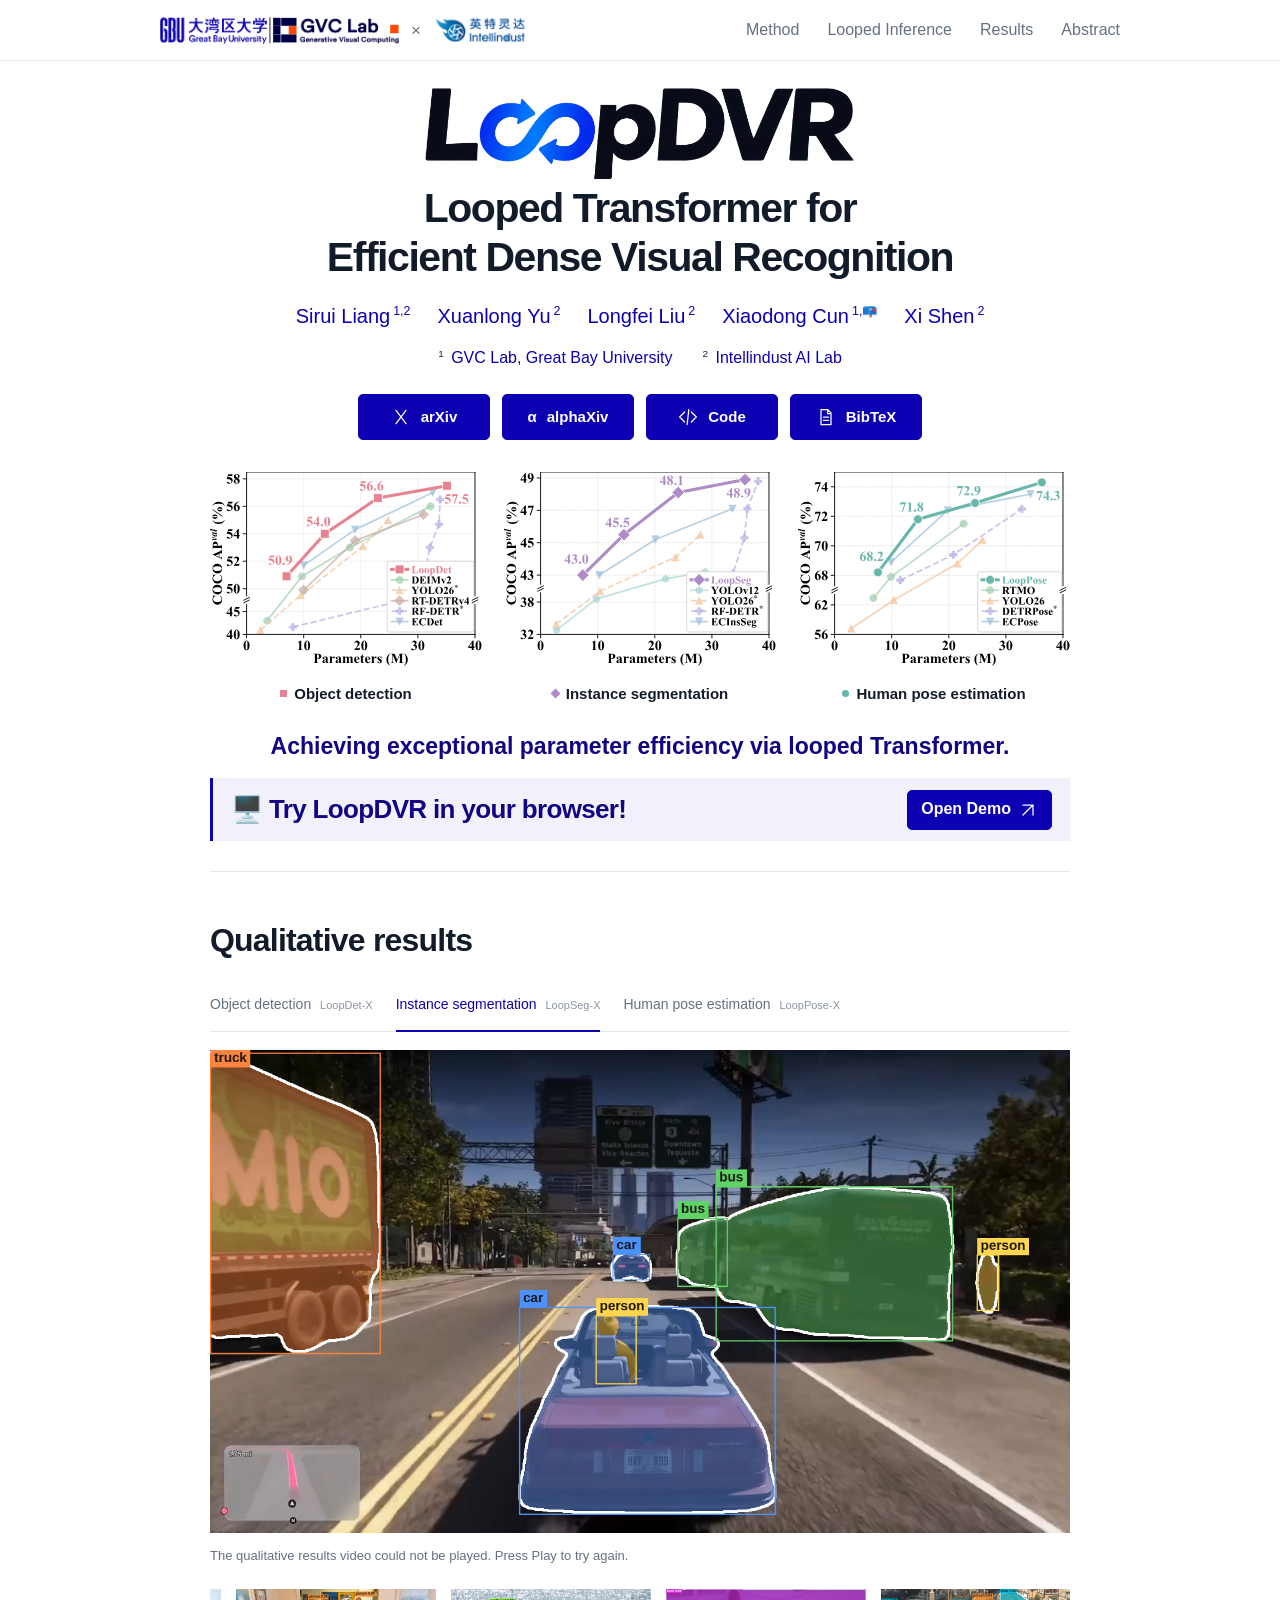
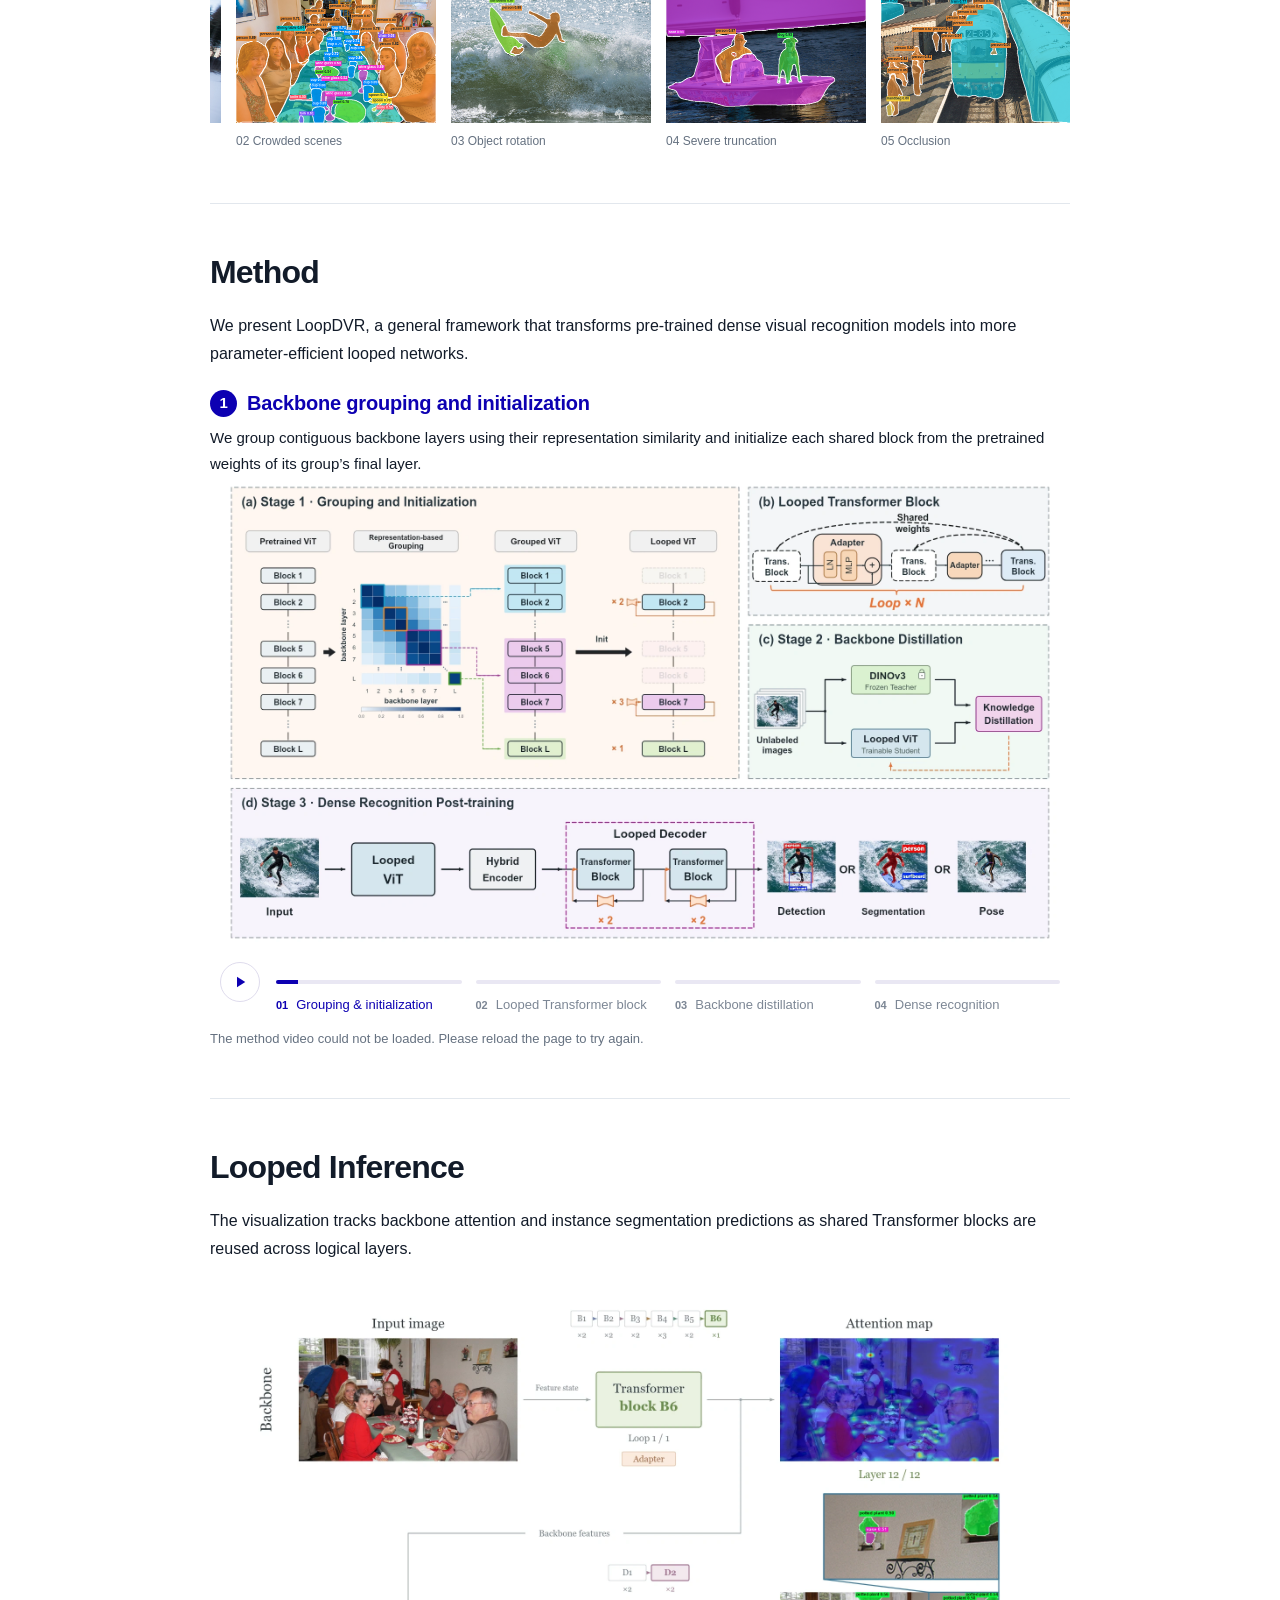
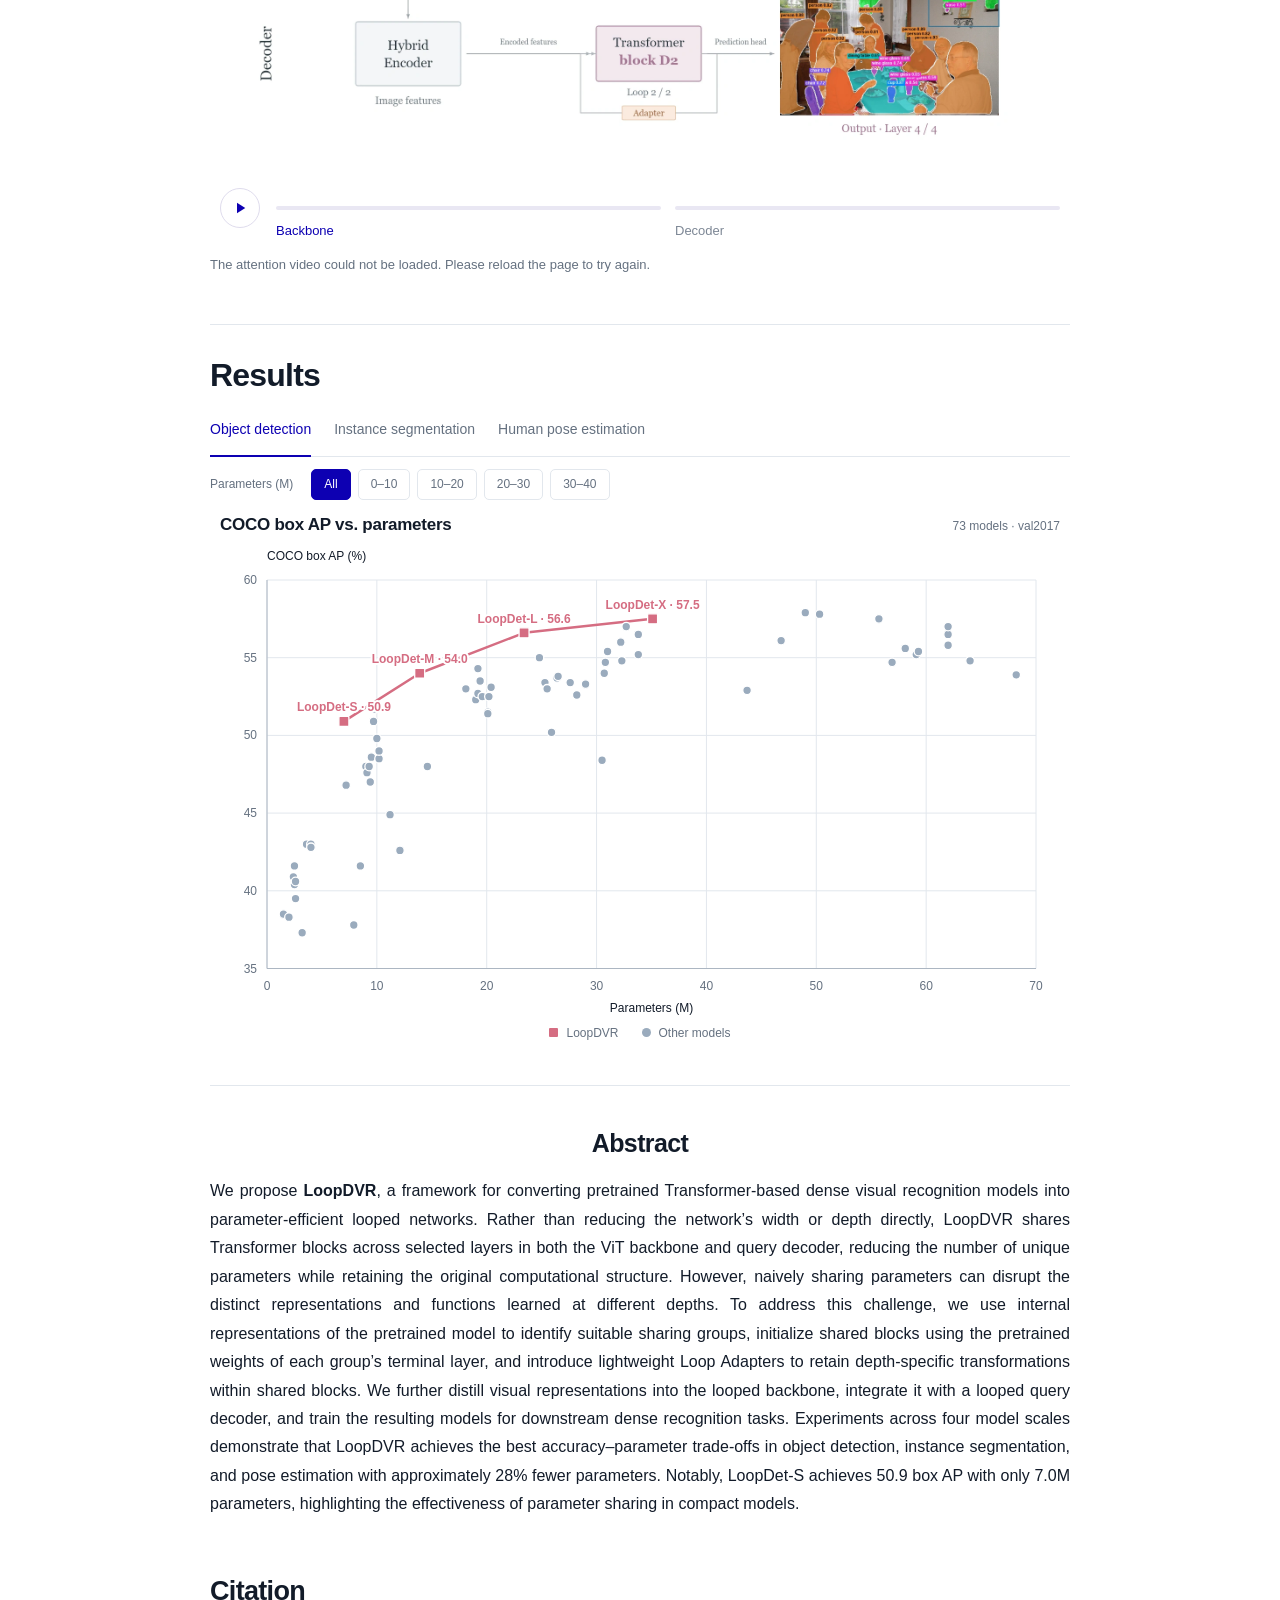
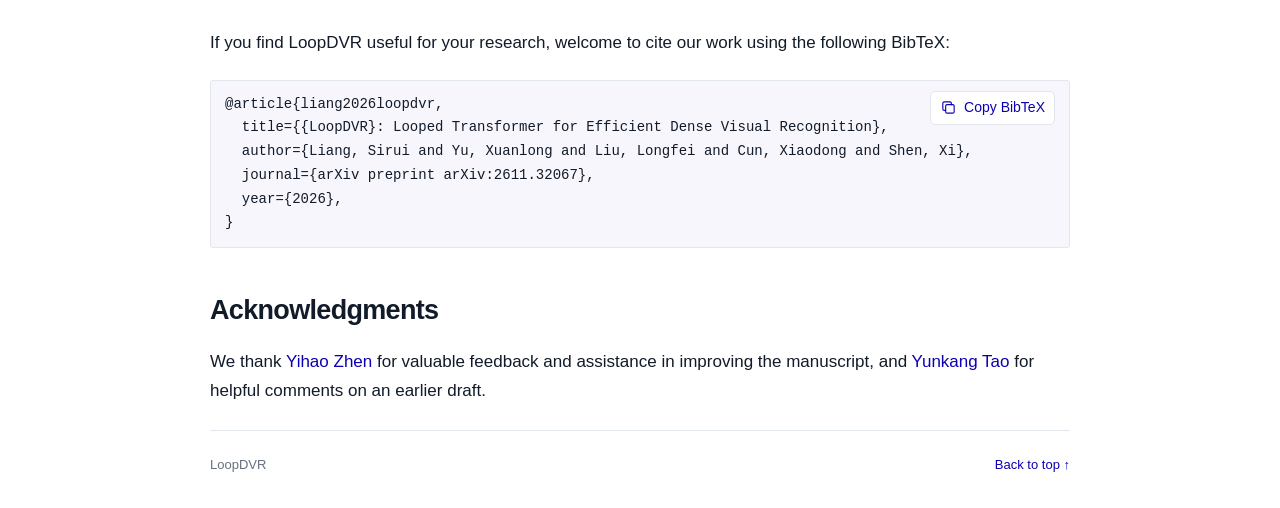
<file: index.html>
<!doctype html>
<html lang="en">
<head>
  <meta charset="utf-8">
  <meta name="viewport" content="width=device-width, initial-scale=1">
  <meta name="description" content="LoopDVR converts pretrained Transformers into parameter-efficient looped networks for object detection, instance segmentation, and human pose estimation.">
  <meta name="theme-color" content="#ffffff">
  <title>LoopDVR — Looped Transformer for Efficient Dense Visual Recognition</title>
  <link rel="icon" href="assets/favicon.svg" type="image/svg+xml" sizes="any">
  <link rel="stylesheet" href="css/styles.css?v=46e30ae55fed">
  <link rel="stylesheet" href="css/results.css">
  <script src="js/qualitative-overlay.js" defer></script>
  <script src="js/method.js" defer></script>
  <script src="assets/cases/data.js" defer></script>
  <script src="assets/cases/overlay.js" defer></script>
  <script src="js/app.js" defer></script>
  <script src="js/results-data.js" defer></script>
  <script src="js/results.js" defer></script>
</head>
<body>
  <a class="skip-link" href="#main-content">Skip to content</a>
  <nav class="top-nav" aria-label="Page navigation">
    <div class="nav-inner">
      <div class="institution-logos">
        <a href="https://gvclab.github.io/" target="_blank" rel="noopener noreferrer"><img src="assets/institutions/gvc-lab.png" width="4186" height="473" alt="GVC Lab, Great Bay University"></a>
        <span aria-hidden="true">×</span>
        <a href="https://github.com/Intellindust-AI-Lab" target="_blank" rel="noopener noreferrer"><img src="assets/institutions/intellindust.png" class="intellindust-logo" width="208" height="72" alt="Intellindust AI Lab"></a>
      </div>
      <div class="nav-links">
        <a href="#method">Method</a>
        <a href="#following-the-loop">Looped Inference</a>
        <a href="#quantitative-results">Results</a>
        <a href="#abstract">Abstract</a>
      </div>
    </div>
  </nav>

  <header class="masthead" id="top">
    <h1><span class="title-lead"><span class="title-logo"><img src="assets/logo.png?v=cropped" width="1683" height="379" alt="LoopDVR"></span>Looped Transformer for</span> Efficient Dense Visual Recognition</h1>
    <div class="authors" aria-label="Authors">
      <a href="https://siruuui.github.io/" target="_blank" rel="noopener noreferrer">Sirui Liang<sup>1,2</sup></a>
      <a href="https://xuanlong-yu.github.io/" target="_blank" rel="noopener noreferrer">Xuanlong Yu<sup>2</sup></a>
      <a href="https://capsule2077.github.io/" target="_blank" rel="noopener noreferrer">Longfei Liu<sup>2</sup></a>
      <a href="https://vinthony.github.io/academic/" target="_blank" rel="noopener noreferrer">Xiaodong Cun<sup>1,📪</sup></a>
      <a href="https://xishen0220.github.io/" target="_blank" rel="noopener noreferrer">Xi Shen<sup>2</sup></a>
    </div>
    <div class="affiliations"><span><sup>1</sup> <a href="https://gvclab.github.io/" target="_blank" rel="noopener noreferrer">GVC Lab</a>, <a href="https://www.gbu.edu.cn/" target="_blank" rel="noopener noreferrer">Great Bay University</a></span><span><sup>2</sup> <a href="https://github.com/Intellindust-AI-Lab" target="_blank" rel="noopener noreferrer">Intellindust AI Lab</a></span></div>
    <div class="authors-reserved" aria-hidden="true"></div>
    <div class="resource-links" aria-label="Project resources">
      <a class="resource" href="https://arxiv.org/pdf/2611.32067" target="_blank" rel="noopener noreferrer"><svg viewBox="0 0 24 24" aria-hidden="true"><path d="m6 4 12 16M18 4 6 20"/></svg>arXiv</a>
      <a class="resource" href="https://www.alphaxiv.org/pdf/2611.32067" target="_blank" rel="noopener noreferrer"><span aria-hidden="true">α</span>alphaXiv</a>
      <a class="resource" href="https://github.com/Intellindust-AI-Lab/LoopDVR" target="_blank" rel="noopener noreferrer"><svg viewBox="0 0 24 24" aria-hidden="true"><path d="m8 6-6 6 6 6m8-12 6 6-6 6m-3-15-2 18"/></svg>Code</a>
      <a class="resource" href="#citation"><svg viewBox="0 0 24 24" aria-hidden="true"><path d="M6 3h8l4 4v14H6zM14 3v5h4M9 12h6m-6 4h6"/></svg>BibTeX</a>
    </div>
  </header>

  <main id="main-content">
      <figure class="comparison-figure">
        <div class="comparison-grid">
          <figure><button class="figure-zoom" data-zoom="assets/charts/detection.svg" data-caption="Object detection · LoopDet" aria-label="Enlarge object detection comparison"><img src="assets/charts/detection.svg" width="1786" height="1270" alt="Object detection accuracy versus parameters on COCO: LoopDet at 50.9, 54.0, 56.6, and 57.5 AP."></button><figcaption><span class="task-dot detection"></span>Object detection</figcaption></figure>
          <figure><button class="figure-zoom" data-zoom="assets/charts/segmentation.svg" data-caption="Instance segmentation · LoopSeg" aria-label="Enlarge instance segmentation comparison"><img src="assets/charts/segmentation.svg" width="1786" height="1270" alt="Instance segmentation accuracy versus parameters on COCO: LoopSeg at 43.0, 45.5, 48.1, and 48.9 AP."></button><figcaption><span class="task-dot segmentation"></span>Instance segmentation</figcaption></figure>
          <figure><button class="figure-zoom" data-zoom="assets/charts/pose.svg" data-caption="Human pose estimation · LoopPose" aria-label="Enlarge human pose estimation comparison"><img src="assets/charts/pose.svg" width="1786" height="1270" alt="Human pose estimation accuracy versus parameters on COCO: LoopPose at 68.2, 71.8, 72.9, and 74.3 AP."></button><figcaption><span class="task-dot pose"></span>Human pose estimation</figcaption></figure>
        </div>
        <figcaption class="figure-note">Achieving exceptional parameter efficiency via looped Transformer.</figcaption>
      </figure>
      <a class="demo-entry" id="browser-demo" href="./loopdet-camera/" target="_blank" rel="noopener noreferrer">
        <strong><span aria-hidden="true">🖥️</span>&nbsp;Try LoopDVR in your browser!</strong>
        <span class="resource demo-action">Open Demo <svg viewBox="0 0 24 24" aria-hidden="true"><path d="M6 18 18 6M6 6h12v12"/></svg><span class="sr-only"> (opens in a new tab)</span></span>
      </a>
    <section class="content-section results-section" id="results" aria-labelledby="results-heading">
      <h2 id="results-heading">Qualitative results</h2>
      <div id="case-tabs" class="task-tabs" role="tablist" aria-label="Recognition task">
        <button id="tab-detection" data-task="detection" role="tab" aria-selected="false" aria-controls="case-panel" tabindex="-1">Object detection <span>LoopDet-X</span></button>
        <button id="tab-segmentation" data-task="segmentation" role="tab" aria-selected="true" aria-controls="case-panel">Instance segmentation <span>LoopSeg-X</span></button>
        <button id="tab-pose" data-task="pose" role="tab" aria-selected="false" aria-controls="case-panel" tabindex="-1">Human pose estimation <span>LoopPose-X</span></button>
      </div>
      <div id="case-panel" role="tabpanel" aria-labelledby="tab-segmentation">
        <div class="qualitative-player">
          <div class="qualitative-frame">
            <button id="qualitative-open" class="figure-zoom" type="button" aria-haspopup="dialog" aria-label="Enlarge instance segmentation video">
              <video id="qualitative-video" poster="assets/videos/case3/poster.jpg" src="assets/videos/case3/case3.mp4" width="1280" height="720" preload="metadata" muted playsinline loop aria-label="Instance segmentation video"></video>
              <canvas class="video-annotations" aria-hidden="true"></canvas>
            </button>
            <button id="qualitative-play" class="playback-toggle" type="button" aria-label="Play qualitative video" hidden><svg viewBox="0 0 24 24" aria-hidden="true"><path d="m8 5 11 7-11 7z"/></svg></button>
          </div>
          <p id="qualitative-status" class="media-status" role="status"></p>
        </div>
        <div id="case-gallery" class="case-gallery"></div>
      </div>
    </section>

    <section class="content-section method-section" id="method" aria-labelledby="method-heading">
      <h2 id="method-heading">Method</h2>
      <p class="section-intro">We present LoopDVR, a general framework that transforms pre-trained dense visual recognition models into more parameter-efficient looped networks.</p>
      <div class="pipeline-player" aria-label="LoopDVR four-part method walkthrough">
        <div class="stage-narrative">
          <div class="stage-copy"><h3><span id="stage-number" class="stage-number">1</span><span id="stage-title">Backbone grouping and initialization</span></h3><p id="stage-description">We group contiguous backbone layers using their representation similarity and initialize each shared block from the pretrained weights of its group’s final layer.</p></div>
        </div>
        <div class="method-media">
          <video id="pipeline-video" src="assets/videos/three-stages.mp4" poster="assets/videos/three-stages-poster.webp" width="1920" height="1080" preload="auto" muted playsinline aria-label="Animated overview of LoopDVR grouping, backbone distillation, and dense recognition post-training"></video>
          <button id="method-overview" class="figure-zoom" data-zoom="assets/figures/method.png" data-caption="LoopDVR framework" aria-label="Enlarge the complete LoopDVR method diagram" hidden><img src="assets/figures/method.png" width="2060" height="934" alt="LoopDVR framework: representation-based grouping and group-end initialization, shared Transformer blocks with Loop Adapters, DINOv3 backbone distillation, and dense recognition post-training."></button>
        </div>
        <div class="video-control-row">
          <button id="method-toggle" class="playback-toggle" type="button" aria-label="Play Method video"><svg data-icon="play" viewBox="0 0 24 24" aria-hidden="true"><path d="M8 5v14l11-7z"/></svg><svg data-icon="pause" viewBox="0 0 24 24" aria-hidden="true" hidden><path d="M6 5h4v14H6zm8 0h4v14h-4z"/></svg><svg data-icon="replay" viewBox="0 0 24 24" aria-hidden="true" hidden><path d="M4 10a8 8 0 1 1 1 8M4 4v6h6"/></svg></button>
          <div id="stage-timeline" class="stage-timeline" aria-label="Method diagram sections">
            <button data-stage="0" class="is-active" aria-current="step" aria-label="Play section 1: Grouping and initialization"><span class="stage-track"><span></span></span><span class="stage-label"><b>01</b><span>Grouping &amp; initialization</span></span></button>
            <button data-stage="1" aria-label="Play section 2: Looped Transformer block"><span class="stage-track"><span></span></span><span class="stage-label"><b>02</b><span>Looped Transformer block</span></span></button>
            <button data-stage="2" aria-label="Play section 3: Backbone distillation"><span class="stage-track"><span></span></span><span class="stage-label"><b>03</b><span>Backbone distillation</span></span></button>
            <button data-stage="3" aria-label="Play section 4: Dense recognition"><span class="stage-track"><span></span></span><span class="stage-label"><b>04</b><span>Dense recognition</span></span></button>
          </div>
        </div>
        <p id="pipeline-status" class="media-status" role="status"></p>
      </div>
    </section>

    <section class="content-section attention-section" id="following-the-loop" aria-labelledby="loop-heading">
      <h2 id="loop-heading">Looped Inference</h2>
      <p class="section-intro">The visualization tracks backbone attention and instance segmentation predictions as shared Transformer blocks are reused across logical layers.</p>
      <video id="attention-video" src="assets/videos/loop-attention-v5.mp4" poster="assets/videos/loop-attention-poster-v5.webp" width="1920" height="1080" preload="auto" muted playsinline aria-label="LoopDVR backbone attention and instance segmentation visualization"></video>
      <div class="video-control-row">
        <button id="attention-toggle" class="playback-toggle" type="button" aria-label="Play Looped Inference video"><svg data-icon="play" viewBox="0 0 24 24" aria-hidden="true"><path d="M8 5v14l11-7z"/></svg><svg data-icon="pause" viewBox="0 0 24 24" aria-hidden="true" hidden><path d="M6 5h4v14H6zm8 0h4v14h-4z"/></svg><svg data-icon="replay" viewBox="0 0 24 24" aria-hidden="true" hidden><path d="M4 10a8 8 0 1 1 1 8M4 4v6h6"/></svg></button>
        <div id="attention-timeline" class="stage-timeline attention-timeline" aria-label="Backbone and decoder stages">
          <button data-attention-stage="0" aria-label="Play backbone stage"><span class="stage-track"><span></span></span><span class="stage-label"><span>Backbone</span></span></button>
          <button data-attention-stage="1" aria-label="Play decoder stage"><span class="stage-track"><span></span></span><span class="stage-label"><span>Decoder</span></span></button>
        </div>
      </div>
      <p id="attention-status" class="media-status" role="status"></p>
    </section>

    <section class="content-section benchmark-section" id="quantitative-results" aria-labelledby="benchmark-heading">
      <h2 id="benchmark-heading">Results</h2>
      <div id="benchmark-tabs" class="task-tabs" role="tablist" aria-label="Benchmark task">
        <button id="benchmark-detection" data-benchmark-task="detection" role="tab" aria-selected="true" aria-controls="benchmark-panel">Object detection</button>
        <button id="benchmark-segmentation" data-benchmark-task="instance_segmentation" role="tab" aria-selected="false" aria-controls="benchmark-panel" tabindex="-1">Instance segmentation</button>
        <button id="benchmark-pose" data-benchmark-task="pose" role="tab" aria-selected="false" aria-controls="benchmark-panel" tabindex="-1">Human pose estimation</button>
      </div>
      <div id="benchmark-panel" role="tabpanel" aria-labelledby="benchmark-detection">
        <div class="benchmark-filters" role="group" aria-label="Parameter range in millions">
          <span class="filter-label">Parameters (M)</span>
          <div class="parameter-options">
            <button type="button" data-parameter-range="all" aria-pressed="true">All</button>
            <button type="button" data-parameter-range="under10" aria-pressed="false" aria-label="0 to under 10 million parameters">0–10</button>
            <button type="button" data-parameter-range="10to20" aria-pressed="false" aria-label="10 to under 20 million parameters">10–20</button>
            <button type="button" data-parameter-range="20to30" aria-pressed="false" aria-label="20 to under 30 million parameters">20–30</button>
            <button type="button" data-parameter-range="30to40" aria-pressed="false" aria-label="30 to 40 million parameters inclusive">30–40</button>
          </div>
        </div>
        <figure class="benchmark-figure" aria-labelledby="benchmark-title">
          <div class="benchmark-chart-heading"><h3 id="benchmark-title">COCO box AP vs. parameters</h3><span id="benchmark-count" role="status" aria-live="polite"></span></div>
          <div class="benchmark-plot" id="benchmark-plot">
            <svg id="benchmark-chart" role="group" aria-labelledby="benchmark-svg-title benchmark-svg-desc"></svg>
            <div id="benchmark-tooltip" class="benchmark-tooltip" hidden></div>
          </div>
          <div class="benchmark-legend" aria-label="Chart legend">
            <span><i class="legend-loop" aria-hidden="true"></i>LoopDVR</span>
            <span><i class="legend-baseline" aria-hidden="true"></i>Other models</span>
          </div>
        </figure>
      </div>
      <noscript><p>Enable JavaScript to explore the interactive results.</p></noscript>
    </section>

    <section class="abstract-section" id="abstract" aria-labelledby="abstract-heading">
      <h2 id="abstract-heading">Abstract</h2>
      <p class="abstract-copy">We propose <strong>LoopDVR</strong>, a framework for converting pretrained Transformer-based dense visual recognition models into parameter-efficient looped networks. Rather than reducing the network’s width or depth directly, LoopDVR shares Transformer blocks across selected layers in both the ViT backbone and query decoder, reducing the number of unique parameters while retaining the original computational structure. However, naively sharing parameters can disrupt the distinct representations and functions learned at different depths. To address this challenge, we use internal representations of the pretrained model to identify suitable sharing groups, initialize shared blocks using the pretrained weights of each group’s terminal layer, and introduce lightweight Loop Adapters to retain depth-specific transformations within shared blocks. We further distill visual representations into the looped backbone, integrate it with a looped query decoder, and train the resulting models for downstream dense recognition tasks. Experiments across four model scales demonstrate that LoopDVR achieves the best accuracy–parameter trade-offs in object detection, instance segmentation, and pose estimation with approximately 28% fewer parameters. Notably, LoopDet-S achieves 50.9 box AP with only 7.0M parameters, highlighting the effectiveness of parameter sharing in compact models.</p>

    </section>

    <section class="empty-section" id="citation" aria-labelledby="citation-heading"><h2 id="citation-heading">Citation</h2>
      <p> If you find LoopDVR useful for your research, welcome to cite our work using the following BibTeX: </p>
      <div class="citation-space">
        <div class="citation-toolbar">
          <button class="citation-copy" id="copy-bibtex" type="button" disabled>
            <svg viewBox="0 0 24 24" aria-hidden="true"><rect x="8" y="8" width="12" height="12" rx="2"/><path d="M16 8V6a2 2 0 0 0-2-2H6a2 2 0 0 0-2 2v8a2 2 0 0 0 2 2h2"/></svg>
            <span>Copy BibTeX</span>
          </button>
        </div>
        <pre aria-label="BibTeX citation"><code id="bibtex-entry">@article{liang2026loopdvr,
  title={{LoopDVR}: Looped Transformer for Efficient Dense Visual Recognition},
  author={Liang, Sirui and Yu, Xuanlong and Liu, Longfei and Cun, Xiaodong and Shen, Xi},
  journal={arXiv preprint arXiv:2611.32067},
  year={2026},
}</code></pre>
        <span id="bibtex-copy-status" class="sr-only" role="status"></span>
      </div>
    </section>
    <section class="empty-section" id="acknowledgments" aria-labelledby="acknowledgments-heading"><h2 id="acknowledgments-heading">Acknowledgments</h2><div class="acknowledgments-space">
      <p>We thank <a href="https://foxcanned.github.io/" target="_blank" rel="noopener noreferrer">Yihao Zhen</a> for valuable feedback and assistance in improving the manuscript, and <a href="https://yunkangtao.github.io/" target="_blank" rel="noopener noreferrer">Yunkang Tao</a> for helpful comments on an earlier draft.</p>
    </div></section>
  </main>

  <footer><span>LoopDVR</span><a href="#top">Back to top ↑</a></footer>

  <dialog id="qualitative-viewer" aria-labelledby="qualitative-viewer-title">
    <div class="viewer-header"><h2 id="qualitative-viewer-title">Qualitative results</h2><button id="qualitative-close" class="close-button" type="button" aria-label="Close video viewer">Close <span aria-hidden="true">×</span></button></div>
    <div id="qualitative-viewer-tabs" class="task-tabs" role="tablist" aria-label="Video task">
      <button id="video-tab-detection" type="button" data-video-task="detection" role="tab" aria-selected="false" aria-controls="qualitative-viewer-panel" tabindex="-1">Detection</button>
      <button id="video-tab-segmentation" type="button" data-video-task="segmentation" role="tab" aria-selected="true" aria-controls="qualitative-viewer-panel">Segmentation</button>
      <button id="video-tab-pose" type="button" data-video-task="pose" role="tab" aria-selected="false" aria-controls="qualitative-viewer-panel" tabindex="-1">Pose</button>
    </div>
    <div id="qualitative-viewer-panel" class="qualitative-frame" role="tabpanel" aria-labelledby="video-tab-segmentation">
      <video id="qualitative-enlarged" width="1280" height="720" controls controlslist="nofullscreen nodownload noremoteplayback" disablepictureinpicture playsinline muted></video>
      <canvas class="video-annotations" aria-hidden="true"></canvas>
      <button id="qualitative-fullscreen" type="button" aria-label="Enter fullscreen" title="Fullscreen" hidden><svg viewBox="0 0 24 24" aria-hidden="true"><path d="M4 9V4h5m6 0h5v5m0 6v5h-5m-6 0H4v-5"/></svg></button>
    </div>
    <p id="qualitative-viewer-status" class="media-status" role="status"></p>
  </dialog>

  <dialog id="case-viewer" aria-labelledby="viewer-title">
    <div class="viewer-header"><h2 id="viewer-title">Qualitative results</h2><button id="viewer-close" class="close-button" aria-label="Close image viewer">Close <span aria-hidden="true">×</span></button></div>
    <div id="viewer-task-tabs" class="task-tabs" role="tablist" aria-label="Compare tasks in this scene"><button data-viewer-task="detection" role="tab" aria-selected="true">Detection</button><button data-viewer-task="segmentation" role="tab" aria-selected="false" tabindex="-1">Segmentation</button><button data-viewer-task="pose" role="tab" aria-selected="false" tabindex="-1">Pose</button></div>
    <div class="viewer-stage"><button id="viewer-prev" class="round-button" aria-label="Previous scene"><svg viewBox="0 0 24 24" aria-hidden="true"><path d="m14 6-6 6 6 6"/></svg></button><img id="viewer-image" alt=""><div id="viewer-case" hidden></div><button id="viewer-next" class="round-button" aria-label="Next scene"><svg viewBox="0 0 24 24" aria-hidden="true"><path d="m10 6 6 6-6 6"/></svg></button></div>
    <p id="viewer-caption" class="figure-note"></p>
  </dialog>
</body>
</html>
</file>
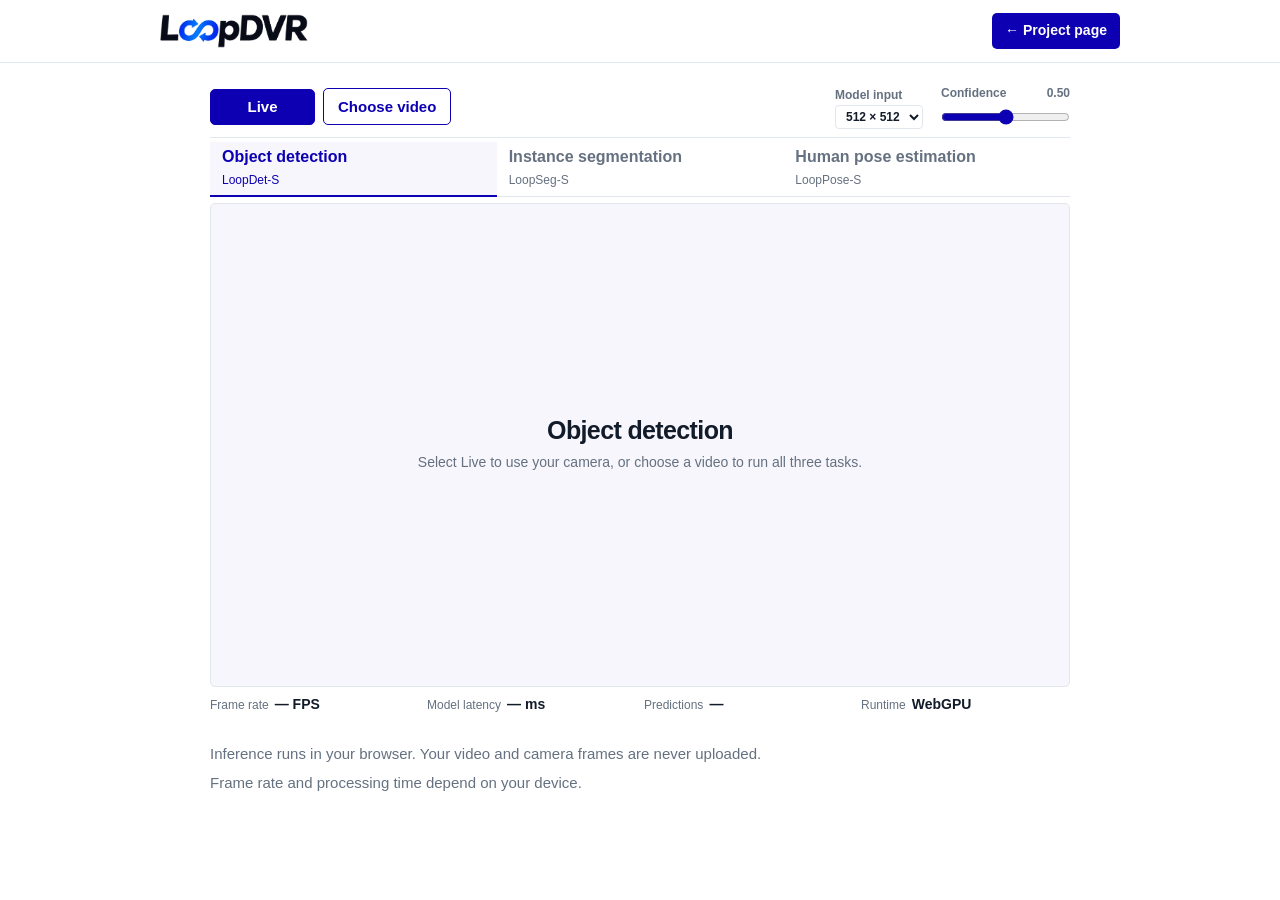
<file: loopdet-camera/index.html>
<!doctype html>
<html lang="en">
<head>
  <meta charset="utf-8">
  <meta name="viewport" content="width=device-width, initial-scale=1">
  <meta name="theme-color" content="#ffffff">
  <title>Browser demo · LoopDVR</title>
  <link rel="icon" href="../assets/favicon.svg" type="image/svg+xml">
  <link rel="stylesheet" href="../css/styles.css">
  <link rel="stylesheet" href="style.css?v=camera3">
</head>
<body>
  <header class="top-nav"><nav class="nav-inner" aria-label="Main navigation">
    <a href="../"><img class="demo-wordmark" src="../assets/logo.png?v=cropped" width="1683" height="379" alt="LoopDVR project page"></a>
    <a class="back-link" href="../">← Project page</a>
  </nav></header>
  <main class="demo" aria-label="LoopDVR browser demo">
    <div class="demo-workspace">
      <div class="toolbar">
        <div class="actions">
          <button class="resource" id="toggle" type="button">Live</button>
          <label class="file-action" for="clip"><input class="sr-only" id="clip" type="file" accept="video/*">Choose video</label>
        </div>
        <label class="field">Model input
          <select id="model-size" autocomplete="off"><option value="512" selected>512 × 512</option><option value="640">640 × 640</option><option value="704">704 × 704</option></select>
        </label>
        <label class="field threshold">Confidence <output id="level" for="threshold">0.50</output>
          <input id="threshold" type="range" min="0.05" max="0.95" step="0.01" value="0.50">
        </label>
      </div>
      <fieldset class="task-picker" id="task">
        <legend class="sr-only">Recognition task</legend>
        <label><input class="sr-only" type="radio" name="task" value="det" checked><span class="task-name">Object detection</span><small>LoopDet-S</small></label>
        <label><input class="sr-only" type="radio" name="task" value="seg"><span class="task-name">Instance segmentation</span><small>LoopSeg-S</small></label>
        <label><input class="sr-only" type="radio" name="task" value="pose"><span class="task-name">Human pose estimation</span><small>LoopPose-S</small></label>
      </fieldset>
      <section id="viewer" class="demo-view" aria-label="Prediction viewer">
        <div class="screen" id="screen" hidden><canvas id="frame"></canvas><canvas id="overlay"></canvas></div>
        <button class="file-action" id="flip-camera" type="button" hidden>Flip camera</button>
        <video id="clip-result" controls playsinline hidden aria-label="Processed video"></video>
        <div id="idle"><h2 id="task-title">Object detection</h2><p id="status" role="status">Select Live to use your camera, or choose a video to run all three tasks.</p></div>
      </section>
      <dl id="metrics">
        <div><dt id="rate-label">Frame rate</dt><dd><span id="fps">—</span> FPS</dd></div>
        <div><dt id="latency-label">Model latency</dt><dd><span id="latency">—</span> ms</dd></div>
        <div><dt id="count-label">Predictions</dt><dd id="count">—</dd></div>
        <div><dt>Runtime</dt><dd>WebGPU<span id="precision"></span></dd></div>
      </dl>
      <div class="video-actions">
        <span id="video-stage" role="status"></span>
        <button id="clear-video" type="button" hidden>Cancel processing</button>
        <a id="download-video" class="resource" download hidden>Download</a>
      </div>
      <progress id="progress" max="1" value="0" hidden aria-label="Video inference progress"></progress>
    </div>
    <div class="intro">
      <p>Inference runs in your browser. Your video and camera frames are never uploaded.</p>
      <p>Frame rate and processing time depend on your device.</p>
    </div>
  </main>
  <script type="module" src="camera.js?v=camera3"></script>
</body>
</html>
</file>
<file: css/styles.css>
:root {
  --ink: #121b29;
  --muted: #657180;
  --blue: #0d00b2;
  --blue-dark: #100683;
  --line: #e2e7ed;
  --soft: #f7f6fc;
  --content-width: 860px;
  --media-width: 840px;
  --stage-title-size: 20px;
  --author-size: 20px;
  --affiliation-size: 16px;
  font-family: Inter, -apple-system, BlinkMacSystemFont, "Segoe UI", Arial, sans-serif;
  color: var(--ink);
  background: #fff;
  scroll-behavior: smooth;
  scroll-padding-top: 82px;
}
* { box-sizing: border-box; }
body { margin: 0; font-size: 17px; line-height: 1.7; -webkit-font-smoothing: antialiased; }
[hidden] { display: none !important; }
button, input { font: inherit; }
button { cursor: pointer; color: inherit; }
button:disabled { cursor: default; opacity: .3; }
a { color: var(--blue); text-decoration: none; }
a:hover { text-decoration: underline; text-underline-offset: 4px; }
a:focus-visible, button:focus-visible, input:focus-visible { outline: 3px solid #988fee; outline-offset: 4px; }
img, video { display: block; max-width: 100%; height: auto; }
figure { margin: 0; }
h1, h2, h3 { line-height: 1.25; letter-spacing: -.025em; }
h2 { margin: 0 0 20px; font-size: 32px; font-weight: 650; }
h3 { font-size: 22px; font-weight: 630; margin: 28px 0 16px; }
p { margin: 0 0 22px; }
sup { font-size: .62em; line-height: 0; }
.sr-only { position: absolute; width: 1px; height: 1px; padding: 0; margin: -1px; overflow: hidden; clip: rect(0,0,0,0); white-space: nowrap; border: 0; }
.skip-link { position: absolute; top: -80px; left: 16px; z-index: 100; background: white; padding: 10px 18px; }
.skip-link:focus { top: 8px; }
.top-nav { position: sticky; top: 0; z-index: 20; background: rgb(255 255 255 / 97%); border-bottom: 1px solid var(--line); }
.nav-inner { width: min(960px, calc(100% - 52px)); margin: auto; padding: 13px 0; display: flex; align-items: center; justify-content: space-between; gap: 24px; font-size: 24px; }
.institution-logos { display: inline-flex; align-items: center; gap: clamp(5px, 1vw, 12px); flex-shrink: 0; }
.institution-logos a { display: grid; align-items: center; min-height: 32px; }
.institution-logos img { width: auto; height: clamp(16px, 2.75vw, 27px); }
.institution-logos .intellindust-logo { height: clamp(20px, 3.44vw, 34px); }
.institution-logos span { color: var(--muted); font-size: 17px; line-height: 1; }
.nav-links { display: flex; gap: 28px; font-size: var(--affiliation-size); }
.nav-links a { color: var(--muted); }
.nav-links a:hover, .nav-links a.is-active { color: var(--blue); }
.masthead { --title-spacing: clamp(18px, 2vw, 24px); width: min(var(--content-width), calc(100% - 52px)); margin: auto; padding: var(--title-spacing) 0 32px; text-align: center; }
.title-lead { display: block; width: fit-content; max-width: 100%; margin-inline: auto; }
.title-logo { display: block; contain: inline-size; margin-bottom: 2px; }
.title-logo img { width: 100%; height: auto; }
.masthead h1 { font-size: clamp(28px, 3.2vw, 42px); line-height: 1.19; font-weight: 670; letter-spacing: -.035em; margin: 0; }
.authors { margin-top: calc(var(--title-spacing) - 6px); display: flex; align-items: baseline; justify-content: center; flex-wrap: wrap; gap: 7px 27px; font-size: var(--author-size); line-height: 1.6; color: var(--blue); }
.authors > * { white-space: nowrap; }
.authors sup { padding-left: 3px; }
.affiliations { display: flex; justify-content: center; gap: 30px; flex-wrap: wrap; font-size: var(--affiliation-size); margin-top: 12px; }
.affiliations sup { margin-right: 3px; }
.corresponding-author { margin: 6px 0 0; font-size: 13px; color: var(--muted); }
.authors-reserved { height: 23px; }
.resource-links { display: grid; grid-template-columns: repeat(4, minmax(0, 132px)); justify-content: center; gap: 12px; }
.resource { min-height: 46px; display: inline-flex; align-items: center; justify-content: center; gap: 10px; padding: 9px 18px; border: 1px solid var(--blue); border-radius: 5px; background: var(--blue); color: #fff; font-size: 15px; font-weight: 600; line-height: 1.3; }
.resource[aria-disabled="true"] { cursor: default; }
.resource:hover { background: var(--blue-dark); text-decoration: none; }
.demo-entry {
  display: flex;
  align-items: center;
  justify-content: space-between;
  gap: 12px;
  margin: 16px 0 20px;
  min-height: 60px;
  padding-inline: clamp(12px, 2vw, 18px);
  border-inline-start: 3px solid var(--blue);
  background: #f2f1fb;
  color: var(--blue-dark);
}
.demo-entry strong { padding-block: 15px; font-size: clamp(17px, 2.15vw, 26px); font-weight: 650; line-height: 1.25; letter-spacing: -.025em; text-align: start; }
.demo-entry:hover { background: #eae8fa; text-decoration: none; }
.demo-action { min-height: 40px; padding: 6px 13px; gap: 7px; font-size: 16px; flex-shrink: 0; white-space: nowrap; }
.demo-entry:is(:hover, :focus-visible) .demo-action { background: var(--blue-dark); }
.resource svg { width: 20px; height: 20px; fill: none; stroke: currentColor; stroke-width: 1.5; stroke-linecap: round; stroke-linejoin: round; }
main, footer { width: min(var(--content-width), calc(100% - 52px)); margin-inline: auto; }
.abstract-section { border-top: 1px solid var(--line); padding: 42px 0 24px; }
.abstract-section > h2 { font-size: 25px; text-align: center; margin-bottom: 18px; }
.abstract-copy { margin: 0; font-size: 16px; line-height: 1.78; text-align: justify; }
.abstract-copy strong { font-weight: 650; }
.comparison-figure { margin-top: 0; }
.comparison-grid { display: grid; grid-template-columns: repeat(3,minmax(0,1fr)); gap: 22px; }
.figure-zoom { display: block; padding: 0; background: transparent; border: 0; width: 100%; cursor: zoom-in; }
.figure-zoom img { width: 100%; }
.comparison-grid figcaption { text-align: center; font-size: 15px; font-weight: 600; margin-top: 15px; }
.task-dot { display: inline-block; width: 7px; height: 7px; margin-right: 7px; vertical-align: 2px; }
.task-dot.segmentation { transform: rotate(45deg); }
.task-dot.pose { border-radius: 50%; }
.detection { background: #e98294; }
.segmentation { background: #ad8ac9; }
.pose { background: #62b6ad; }
.figure-note { margin: 18px 0 0; color: var(--muted); font-size: 13px; line-height: 1.65; }
.comparison-figure > .figure-note {
  margin-top: 24px;
  color: var(--blue-dark);
  font-size: clamp(18px, 2.4vw, 23px);
  font-weight: 650;
  line-height: 1.4;
  text-align: center;
  text-wrap: balance;
}
.content-section { border-top: 1px solid var(--line); padding: 48px 0; }
.section-intro { font-size: 16px; line-height: 1.75; }
.round-button { display: inline-flex; flex-shrink: 0; align-items: center; justify-content: center; border: 1px solid var(--line); border-radius: 50%; background: #fff; width: 38px; height: 38px; padding: 7px; color: var(--blue); }
.round-button svg { width: 23px; height: 23px; fill: none; stroke: currentColor; stroke-width: 1.6; stroke-linecap: round; stroke-linejoin: round; }
.round-button:hover:not(:disabled) { background: var(--soft); border-color: #bcb6e6; }
.task-tabs { display: flex; align-items: stretch; gap: 23px; border-bottom: 1px solid var(--line); margin: 22px 0 18px; }
.task-tabs button { border: 0; border-bottom: 2px solid transparent; margin-bottom: -1px; padding: 11px 0 13px; background: none; color: var(--muted); font-size: 14px; font-weight: 500; }
.task-tabs button[aria-selected="true"] { color: var(--blue); border-bottom-color: var(--blue); }
.task-tabs button span { display: inline-block; margin-left: 5px; font-size: 11px; color: #8b94a0; font-weight: 400; }
.case-gallery { display: flex; gap: 15px; overflow-x: auto; scroll-snap-type: none; scrollbar-width: none; padding: 2px 0 4px; }
.case-gallery::-webkit-scrollbar { display: none; }
.results-section { margin-top: 30px; }
.qualitative-frame { position: relative; }
#qualitative-play { --control-size: 44px; position: absolute; top: 50%; left: 50%; transform: translate(-50%, -50%); }
#qualitative-play[hidden] { display: none; }
.video-annotations { position: absolute; inset: 0; width: 100%; height: 100%; object-fit: contain; pointer-events: none; }
.qualitative-player { margin-bottom: 20px; }
.qualitative-player video { width: 100%; }
.case-card { flex: 0 0 200px; scroll-snap-align: start; min-width: 0; background: #fff; border: 0; padding: 0; text-align: left; cursor: zoom-in; }
.case-card canvas, #viewer-case canvas { display: block; width: 100%; height: auto; }
#viewer-case { min-width: 0; width: min(1200px, calc(95vw - 165px), calc((94dvh - 210px) * 1.5)); }
.case-caption { display: block; margin-top: 8px; color: var(--muted); font-size: 12px; }
.stage-narrative { margin: 22px 0 0; }
.stage-copy { flex: 1; min-width: 0; }
.stage-copy h3 { display: flex; align-items: center; gap: 10px; font-size: var(--stage-title-size); color: var(--blue); margin: 0 0 8px; letter-spacing: -.01em; }
.stage-copy p { margin: 0; font-size: 15px; line-height: 1.7; }
.stage-number { display: inline-flex; justify-content: center; align-items: center; flex-shrink: 0; height: 27px; width: 27px; border-radius: 50%; color: white; background: var(--blue); font-size: 15px; font-weight: 650; }
.pipeline-player video { width: 100%; aspect-ratio: 16/9; background: white; }
.stage-timeline { display: grid; grid-template-columns: repeat(4, minmax(0,1fr)); gap: 14px; min-width: 0; padding-top: calc((var(--control-size) - 4px) / 2); }
.stage-timeline button { display: flex; flex-direction: column; align-items: stretch; justify-content: flex-start; min-width: 0; border: 0; background: transparent; text-align: left; padding: 0; color: #7d8795; font-size: 13px; }
.stage-track { display: block; height: 4px; background: #e9e7f3; overflow: hidden; margin-bottom: 10px; border-radius: 2px; }
.stage-track > span { display: block; height: 100%; width: var(--stage-progress, 0%); background: var(--blue); }
.stage-label { display: flex; gap: 8px; align-items: baseline; }
.stage-label b { font-weight: 600; font-size: 11px; }
.stage-timeline button.is-active { color: var(--blue); }
.stage-timeline button:hover { color: var(--blue); }
.video-control-row { --control-size: 40px; display: grid; grid-template-columns: var(--control-size) minmax(0, 1fr); gap: 16px; align-items: start; margin-top: 13px; }
.playback-toggle { display: flex; align-items: center; justify-content: center; width: var(--control-size); height: var(--control-size); padding: 0; border: 1px solid #dfdced; border-radius: 50%; background: white; color: var(--blue); }
.playback-toggle:hover { background: var(--soft); border-color: #bcb6e6; }
.playback-toggle svg { width: 18px; height: 18px; fill: currentColor; }
.playback-toggle [data-icon="replay"] { fill: none; stroke: currentColor; stroke-width: 1.7; stroke-linecap: round; stroke-linejoin: round; }
.media-status { font-size: 13px; color: var(--muted); margin: 12px 0 0; }
.media-status:empty { display: none; }
.empty-section { padding: 32px 0 14px; }
.empty-section h2 { font-size: 27px; }
.citation-space { position: relative; padding: 12px 14px; background: var(--soft); border: 1px solid var(--line); border-radius: 3px; }
.citation-toolbar { position: absolute; top: 10px; right: 14px; }
.citation-copy { display: inline-flex; align-items: center; justify-content: center; gap: 7px; min-width: 124px; min-height: 34px; padding: 4px 9px; border: 1px solid var(--line); border-radius: 5px; color: var(--blue); background: #fff; font-size: 14px; }
.citation-copy:hover:not(:disabled) { border-color: #bcb6e6; color: var(--blue-dark); }
.citation-copy:disabled { color: var(--muted); opacity: 1; }
@media (max-width: 540px) {
  .citation-copy { min-width: 34px; padding-inline: 6px; }
  .citation-copy span { position: absolute; width: 1px; height: 1px; overflow: hidden; clip-path: inset(50%); }
}
.citation-copy svg { width: 17px; height: 17px; fill: none; stroke: currentColor; stroke-width: 1.6; stroke-linecap: round; stroke-linejoin: round; }
.citation-space pre:has(code:empty) { display: none; }
.citation-space pre { overflow-x: auto; margin: 0; font-size: 14px; }
.acknowledgments-space p { margin-bottom: 0; }
footer { border-top: 1px solid var(--line); margin-top: 10px; padding: 23px 0 32px; display: flex; justify-content: space-between; font-size: 13px; color: var(--muted); }
dialog { max-width: min(1200px, 95vw); width: fit-content; max-height: 94dvh; padding: 20px 24px 15px; border: 0; border-radius: 5px; background: white; box-shadow: 0 15px 80px #0004; }
dialog::backdrop { background: rgb(18 27 41 / 78%); }
body:has(#qualitative-viewer[open]) { overflow: hidden; }
#qualitative-viewer { width: 1200px; }
#qualitative-enlarged { width: 100%; max-height: calc(94dvh - 145px); background: #000; }
#qualitative-viewer-panel:fullscreen { display: grid; place-items: center; background: #000; }
#qualitative-viewer-panel:fullscreen video { width: 100%; height: 100%; max-height: none; object-fit: contain; }
#qualitative-fullscreen { position: absolute; top: 8px; right: 8px; display: grid; place-items: center; padding: 7px; border: 0; border-radius: 4px; color: #fff; background: #121b29b3; }
#qualitative-fullscreen svg { width: 18px; height: 18px; fill: none; stroke: currentColor; stroke-width: 2; }
.viewer-header { display: flex; align-items: center; justify-content: space-between; gap: 28px; }
.viewer-header h2 { font-size: 19px; margin: 0; }
.close-button { display: inline-flex; gap: 12px; align-items: center; border: 0; background: white; font-size: 13px; padding: 4px 0 4px 12px; }
.close-button span { font-size: 23px; }
dialog .task-tabs { margin: 12px 0 16px; }
.viewer-stage { display: flex; align-items: center; justify-content: center; gap: 16px; margin-top: 14px; }
.viewer-stage img { width: auto; min-width: 0; max-width: calc(95vw - 165px); max-height: calc(94dvh - 210px); object-fit: contain; }
.viewer-stage img[src$=".svg"] { width: min(1100px, calc((94dvh - 210px) * 1.405)); }
dialog .figure-note { text-align: center; margin: 13px 0 0; }
.method-media { display: grid; aspect-ratio: 16/9; align-items: center; }
.method-media:has(#method-overview:not([hidden])) { aspect-ratio: auto; }
.method-media > * { grid-area: 1/1; width: 100%; }
.method-media #method-overview { align-self: stretch; display: grid; align-items: center; }
.method-media #method-overview img { width: 100%; max-height: 100%; object-fit: contain; }
.attention-timeline { grid-template-columns: 1fr 1fr; }
.attention-section > video { width: 100%; aspect-ratio: 16/9; background: white; margin: 25px 0 27px; }
.method-media, .attention-section > video, .video-control-row {
  width: min(100%, var(--media-width));
  margin-inline: auto;
}
@media (max-width: 850px) {
  .nav-inner { font-size: 18px; }
  .nav-links { gap: 20px; }
  .authors { gap: 7px 21px; }
  .comparison-grid { gap: 12px; }
  .comparison-grid figcaption { font-size: 12px; }
  .task-tabs { gap: 21px; }
  .task-tabs button span { display: block; margin-left: 0; margin-top: 2px; }

  :root { --stage-title-size: 18px; --author-size: 18px; }
}
@media (max-width: 600px) {
  body { font-size: 16px; }
  .nav-inner { width: calc(100% - 32px); padding: 10px 0; flex-direction: column; align-items: flex-start; gap: 6px; font-size: 15px; }
  .nav-links { width: 100%; justify-content: space-between; gap: 10px; }
  :root { --stage-title-size: 17px; --author-size: 16px; --affiliation-size: 13px; scroll-padding-top: 112px; }
  .masthead { padding-bottom: 26px; }
  .masthead h1 { font-size: 28px; line-height: 1.22; }
  .authors { gap: 7px 19px; }
  .affiliations { row-gap: 0; column-gap: 20px; margin-top: 13px; }
  .authors-reserved { height: 21px; }
  .resource-links { grid-template-columns: repeat(2, minmax(0, 1fr)); gap: 8px; max-width: 320px; margin-inline: auto; }
  .resource { padding: 9px 12px; font-size: 12px; gap: 7px; min-height: 42px; }
  .demo-action { min-height: 37px; padding: 5px 9px; gap: 5px; font-size: 13px; }
  .resource svg { width: 16px; height: 16px; }
  .masthead, main, footer { width: calc(100% - 32px); }
  .abstract-section { padding: 30px 0 32px; }
  .abstract-copy { font-size: 15px; line-height: 1.78; text-align: left; }
  .comparison-figure { margin-top: 0; }
  .comparison-grid { grid-template-columns: 1fr; gap: 27px; max-width: 420px; margin: auto; }
  .comparison-grid figcaption { font-size: 14px; margin-top: 10px; }
  .figure-note { font-size: 12px; }
  .content-section { padding: 33px 0; }
  h2 { font-size: 27px; }
  h3 { font-size: 20px; }
  .section-intro { font-size: 15px; }
  .task-tabs { gap: 14px; margin-top: 16px; }
  .task-tabs button { font-size: 12px; line-height: 1.5; text-align: left; }
  .case-card { flex-basis: min(72%, 200px); }
  .stage-narrative { margin-top: 18px; }
  .stage-copy h3 { align-items: flex-start; gap: 7px; }
  .stage-number { width: 23px; height: 23px; font-size: 12px; }
  .stage-copy p { font-size: 13px; line-height: 1.65; }
  .video-control-row { --control-size: 36px; gap: 12px; margin-top: 15px; }
  .stage-timeline { gap: 9px; }
  .stage-label { flex-direction: column; gap: 1px; font-size: 11px; line-height: 1.5; }
  .stage-track { margin-bottom: 7px; }
  .attention-section > video { margin-block: 20px; }
  .empty-section { padding-top: 24px; }
  .empty-section h2 { font-size: 24px; }
  dialog { padding: 14px 12px; max-width: 96vw; }
  .viewer-header h2 { font-size: 16px; }
  .viewer-header { gap: 15px; }
  .viewer-stage { gap: 6px; }
  .viewer-stage .round-button { width: 27px; height: 27px; padding: 4px; }
  #viewer-case { width: min(calc(96vw - 91px), calc((94dvh - 210px) * 1.5)); }
  .viewer-stage img { max-width: calc(96vw - 91px); }
}
@media (prefers-reduced-motion: reduce) { :root { scroll-behavior: auto; } }
</file>
<file: css/results.css>
.benchmark-section { --result-accent: #d56d82; padding-block: 30px; }
.benchmark-section > h2 { margin-bottom: 12px; }
.benchmark-section > .section-intro { margin-bottom: 14px; }
.benchmark-section .task-tabs { margin: 0 0 12px; }
.benchmark-filters { display: flex; align-items: center; flex-wrap: wrap; gap: 10px 18px; margin: 0 0 14px; font-size: 12px; }
.filter-label { color: var(--muted); }
.parameter-options { display: flex; flex-wrap: wrap; gap: 7px; }
.parameter-options button { border: 1px solid var(--line); border-radius: 5px; background: #fff; padding: 5px 12px; font-size: 12px; line-height: 1.6; color: var(--muted); }
.parameter-options button:hover { background: var(--soft); color: var(--blue); }
.parameter-options button[aria-pressed="true"] { background: var(--blue); border-color: var(--blue); color: #fff; }
.benchmark-figure { width: min(100%, var(--media-width)); margin-inline: auto; }
.benchmark-chart-heading { display: flex; align-items: baseline; justify-content: space-between; flex-wrap: wrap; gap: 6px 18px; }
.benchmark-chart-heading h3 { margin: 0; font-size: 17px; font-weight: 600; letter-spacing: -.015em; }
#benchmark-count { font-size: 12px; color: var(--muted); font-variant-numeric: tabular-nums; }
.benchmark-plot { position: relative; margin-top: 8px; }
#benchmark-chart { width: 100%; display: block; overflow: visible; touch-action: pan-y; }
.benchmark-grid { stroke: var(--line); stroke-width: 1; }
.benchmark-axis { stroke: #acb6c2; stroke-width: 1; }
.benchmark-tick, .benchmark-axis-label { fill: var(--muted); font-size: 12px; }
.benchmark-axis-label { fill: var(--ink); }
.benchmark-point { outline: none; cursor: pointer; }
.benchmark-point .point-marker { stroke: white; stroke-width: 1.3; }
.benchmark-point .point-halo { fill: none; stroke: currentColor; stroke-width: 1.5; opacity: 0; }
.benchmark-point:hover .point-halo, .benchmark-point:focus .point-halo, .benchmark-point.is-selected .point-halo { opacity: .75; }
.benchmark-point[data-group="baseline"] { color: #9aabbd; }
.benchmark-point[data-group="loopdvr"] { color: var(--result-accent); }
.benchmark-point, .benchmark-point-label, .benchmark-loop-line { transition: opacity .15s ease; }
.benchmark-point.is-muted, .benchmark-point-label.is-muted { opacity: .14; }
.benchmark-point.is-muted:hover, .benchmark-point.is-muted:focus, .benchmark-point.is-selected { opacity: 1; }
.benchmark-loop-line.is-muted { opacity: .14; }
.benchmark-loop-line { fill: none; stroke: var(--result-accent); stroke-width: 2.5; stroke-linecap: round; stroke-linejoin: round; }
.benchmark-point-label { fill: var(--result-accent); font-size: 12px; font-weight: 650; paint-order: stroke; stroke: white; stroke-width: 4px; stroke-linejoin: round; pointer-events: none; }
.benchmark-empty { fill: var(--muted); font-size: 14px; }
.benchmark-tooltip { position: absolute; z-index: 2; max-width: min(260px, 90%); padding: 10px 13px; border: 1px solid var(--line); border-radius: 5px; box-shadow: 0 5px 18px #12213912; background: rgb(255 255 255 / 98%); pointer-events: none; font-size: 12px; line-height: 1.6; }
.benchmark-tooltip strong { display: block; color: var(--ink); font-size: 13px; margin-bottom: 3px; }
.benchmark-tooltip span { display: block; color: var(--muted); }
.benchmark-legend { display: flex; flex-wrap: wrap; align-items: center; justify-content: center; gap: 8px 23px; margin: 6px 0 12px; font-size: 12px; color: var(--muted); }
.benchmark-legend > span { display: inline-flex; align-items: center; gap: 6px; }
.benchmark-legend i { display: inline-block; width: 9px; height: 9px; margin-right: 2px; }
.benchmark-legend .legend-loop { background: var(--result-accent); border-radius: 1px; }
.benchmark-section[data-task="instance_segmentation"] .legend-loop { border-radius: 0; transform: rotate(45deg); }
.benchmark-section[data-task="pose"] .legend-loop { border-radius: 50%; }
.benchmark-legend .legend-baseline { background: #9aabbd; border-radius: 50%; }
@media (max-width: 600px) {
  .benchmark-section .task-tabs { gap: 16px; }
  .benchmark-section .task-tabs button { flex: 1; }
  .benchmark-filters { gap: 8px; margin: 0 0 14px; }
  .filter-label { width: 100%; }
  .parameter-options { gap: 5px; }
  .parameter-options button { font-size: 11px; padding: 5px 10px; }
  .benchmark-chart-heading h3 { font-size: 15px; }
  .benchmark-tick, .benchmark-axis-label, .benchmark-point-label { font-size: 11px; }
  .benchmark-legend { gap: 7px 13px; justify-content: flex-start; font-size: 11px; }
}
@media (prefers-reduced-motion: reduce) {
  .benchmark-point, .benchmark-point-label, .benchmark-loop-line { transition: none; }
}
</file>
<file: loopdet-camera/style.css>
body { display: grid; grid-template-rows: auto minmax(0, 1fr); height: 100dvh; }
.demo { min-height: 0; padding-top: clamp(8px, 1.5vh, 16px); }
.demo-workspace { display: flex; flex-direction: column; max-height: 100%; padding-bottom: 6px; }
.demo-workspace > * { flex: none; }
.demo-workspace > .demo-view { flex-shrink: 1; min-height: min(140px, 30dvh); }
.demo-wordmark { width: clamp(112px, 14vw, 148px); height: auto; }
.back-link { display: inline-flex; align-items: center; justify-content: center; flex-shrink: 0; min-height: 36px; padding: 5px 13px; border-radius: 5px; background: var(--blue); color: white; font-size: 14px; font-weight: 600; }
.back-link:hover { background: var(--blue-dark); text-decoration: none; }
.intro { margin-top: 3px; padding: 10px 0 40px; color: var(--muted); font-size: 15px; line-height: 1.65; }
.intro p { margin: 0; }
.intro p + p { margin-top: 5px; }
.toolbar, .actions { display: flex; align-items: center; gap: 12px; flex-wrap: wrap; }
.toolbar { border-block-end: 1px solid var(--line); padding-block: 6px; gap: 6px 18px; }
.actions { margin-right: auto; gap: 8px; }
.file-action { position: relative; cursor: pointer; color: var(--blue); border: 1px solid var(--blue); padding: 5px 14px; min-height: 36px; display: inline-grid; place-items: center; font-size: 15px; font-weight: 600; border-radius: 5px; }
.actions .resource { width: 7em; white-space: nowrap; min-height: 36px; padding: 5px 14px; }
.file-action:hover { background: var(--soft); }
.file-action:focus-within, select:focus-visible { outline: 3px solid #988fee; outline-offset: 3px; }
.field { font-size: 12px; font-weight: 550; color: var(--muted); }
.field select { display: block; }
select { font: inherit; color: var(--ink); background: white; padding: 3px 6px; border: 1px solid var(--line); border-radius: 4px; }
.threshold { min-width: 120px; }
.threshold output { float: right; font-variant-numeric: tabular-nums; }
.threshold input { display: block; width: 100%; margin: 6px 0; accent-color: var(--blue); }
.task-picker { display: grid; grid-template-columns: repeat(3, minmax(0, 1fr)); min-width: 0; padding: 0; margin: 4px 0 6px; border: 0; border-bottom: 1px solid var(--line); }
.task-picker label { position: relative; display: grid; align-content: end; gap: 2px; padding: 5px clamp(4px, 1vw, 12px); margin-bottom: -1px; border-bottom: 2px solid transparent; color: var(--muted); cursor: pointer; }
.task-name { font-size: clamp(13px, 1.8vw, 16px); font-weight: 600; line-height: 1.3; }
.task-picker small { font-size: 12px; }
.task-picker label:has(input:checked) { color: var(--blue); border-color: var(--blue); background: var(--soft); }
.task-picker label:has(input:focus-visible) { outline: 2px solid var(--blue); outline-offset: -2px; }
.task-picker label:hover { background: var(--soft); }
.task-picker label:has(input:disabled) { opacity: .6; cursor: default; background: none; }
#idle p, .video-actions { color: var(--muted); font-size: 14px; }
.demo-view { position: relative; display: grid; place-items: center; overflow: hidden; aspect-ratio: 16 / 9; background: var(--soft); border: 1px solid var(--line); border-radius: 5px; }
.demo-workspace:has(.camera-view) { max-height: none; }
.demo-workspace > .camera-view { flex-shrink: 0; min-height: 0; align-self: center; width: min(100%, calc(72dvh * var(--camera-ratio))); aspect-ratio: var(--camera-ratio); }
#flip-camera { position: absolute; top: 8px; right: 8px; z-index: 1; min-height: 44px; background: white; }
.screen, .screen canvas, #clip-result { position: absolute; inset: 0; width: 100%; height: 100%; object-fit: contain; }
#idle { text-align: center; padding: 12px; }
#idle h2 { font-size: clamp(19px, 3vw, 25px); margin: 0 0 4px; }
#idle p { margin: 0; }
#idle.loading::after, #video-stage.waiting::before {
  content: '';
  display: block;
  width: 22px;
  height: 22px;
  border: 2px solid var(--line);
  border-top-color: var(--blue);
  border-radius: 50%;
  animation: model-loading .8s linear infinite;
}
#idle.loading::after { margin: 14px auto 0; }
#video-stage.waiting::before { width: 17px; height: 17px; flex: none; }
@keyframes model-loading { to { transform: rotate(1turn); } }
@media (prefers-reduced-motion: reduce) {
  #idle.loading::after, #video-stage.waiting::before { animation: none; }
}
.video-actions { display: flex; flex-wrap: wrap; margin-top: 2px; justify-content: flex-end; align-items: center; gap: 4px 12px; }
#video-stage { margin-right: auto; }
#video-stage.waiting { display: inline-flex; align-items: center; gap: 8px; padding: 4px 8px; background: var(--soft); color: var(--blue-dark); font-weight: 600; border-radius: 4px; }
#download-video { min-height: 32px; padding: 4px 12px; font-size: 14px; }
#clear-video { min-width: 9em; text-align: right; border: 0; background: none; color: var(--blue); padding: 4px 0; font-size: inherit; }
#status { overflow-wrap: anywhere; }
#status.error { color: #9c2828; }
#progress { display: block; width: 100%; height: 5px; accent-color: var(--blue); }
.video-actions:has(#clear-video[hidden]) { display: none; }
#metrics { display: grid; grid-template-columns: repeat(4, minmax(0, 1fr)); gap: 3px 8px; margin: 0; padding: 6px 0; }
#metrics > div { display: flex; align-items: baseline; gap: 6px; }
@media (max-width: 850px) {
  #metrics > div { flex-direction: column; gap: 0; }
}
@media (max-width: 600px) {
  #metrics { grid-template-columns: repeat(2, minmax(0, 1fr)); }
}
dt { color: var(--muted); font-size: 12px; }
dd { font-size: 14px; font-weight: 600; margin: 0; font-variant-numeric: tabular-nums; }
@media (max-width: 600px) {
  .top-nav .nav-inner { flex-direction: row; flex-wrap: wrap; align-items: center; gap: 4px 8px; }
  .back-link { margin-left: auto; padding-inline: 8px; font-size: 13px; }
  .actions { width: 100%; }
}
</file>
